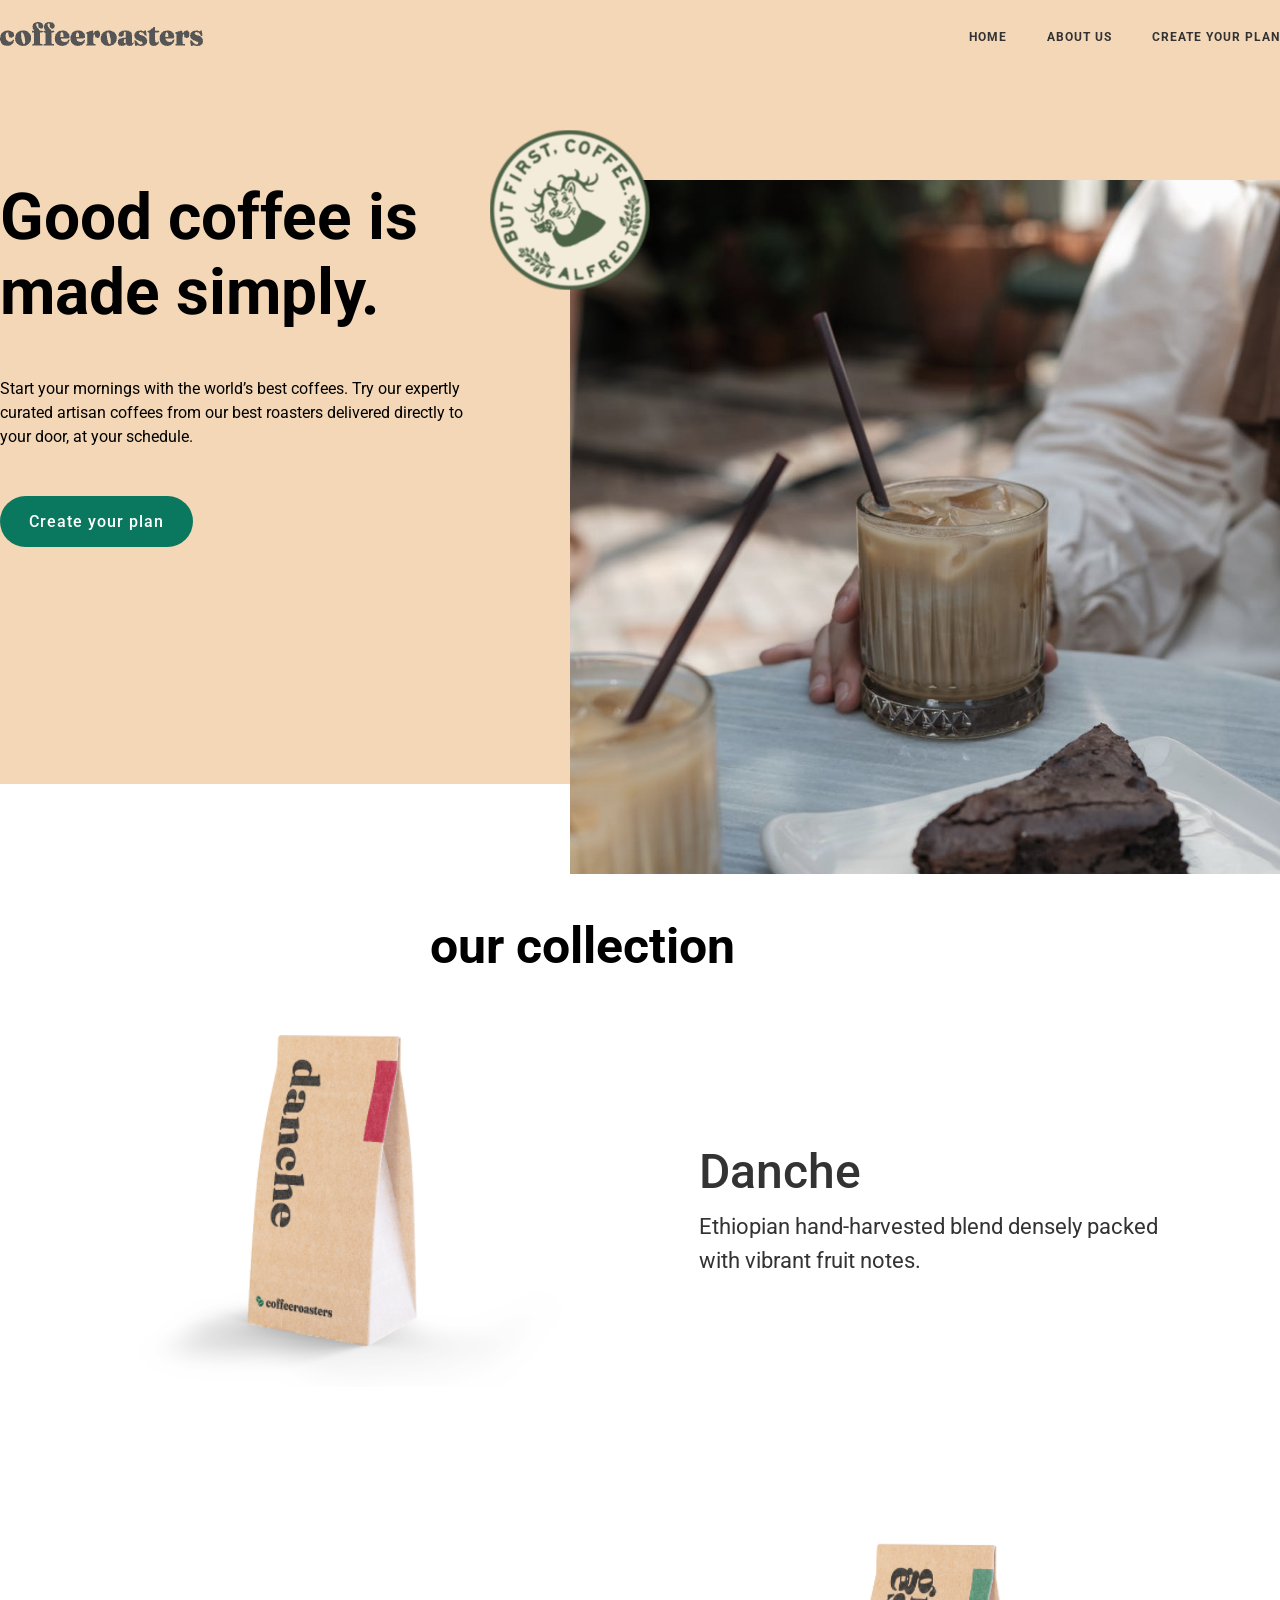
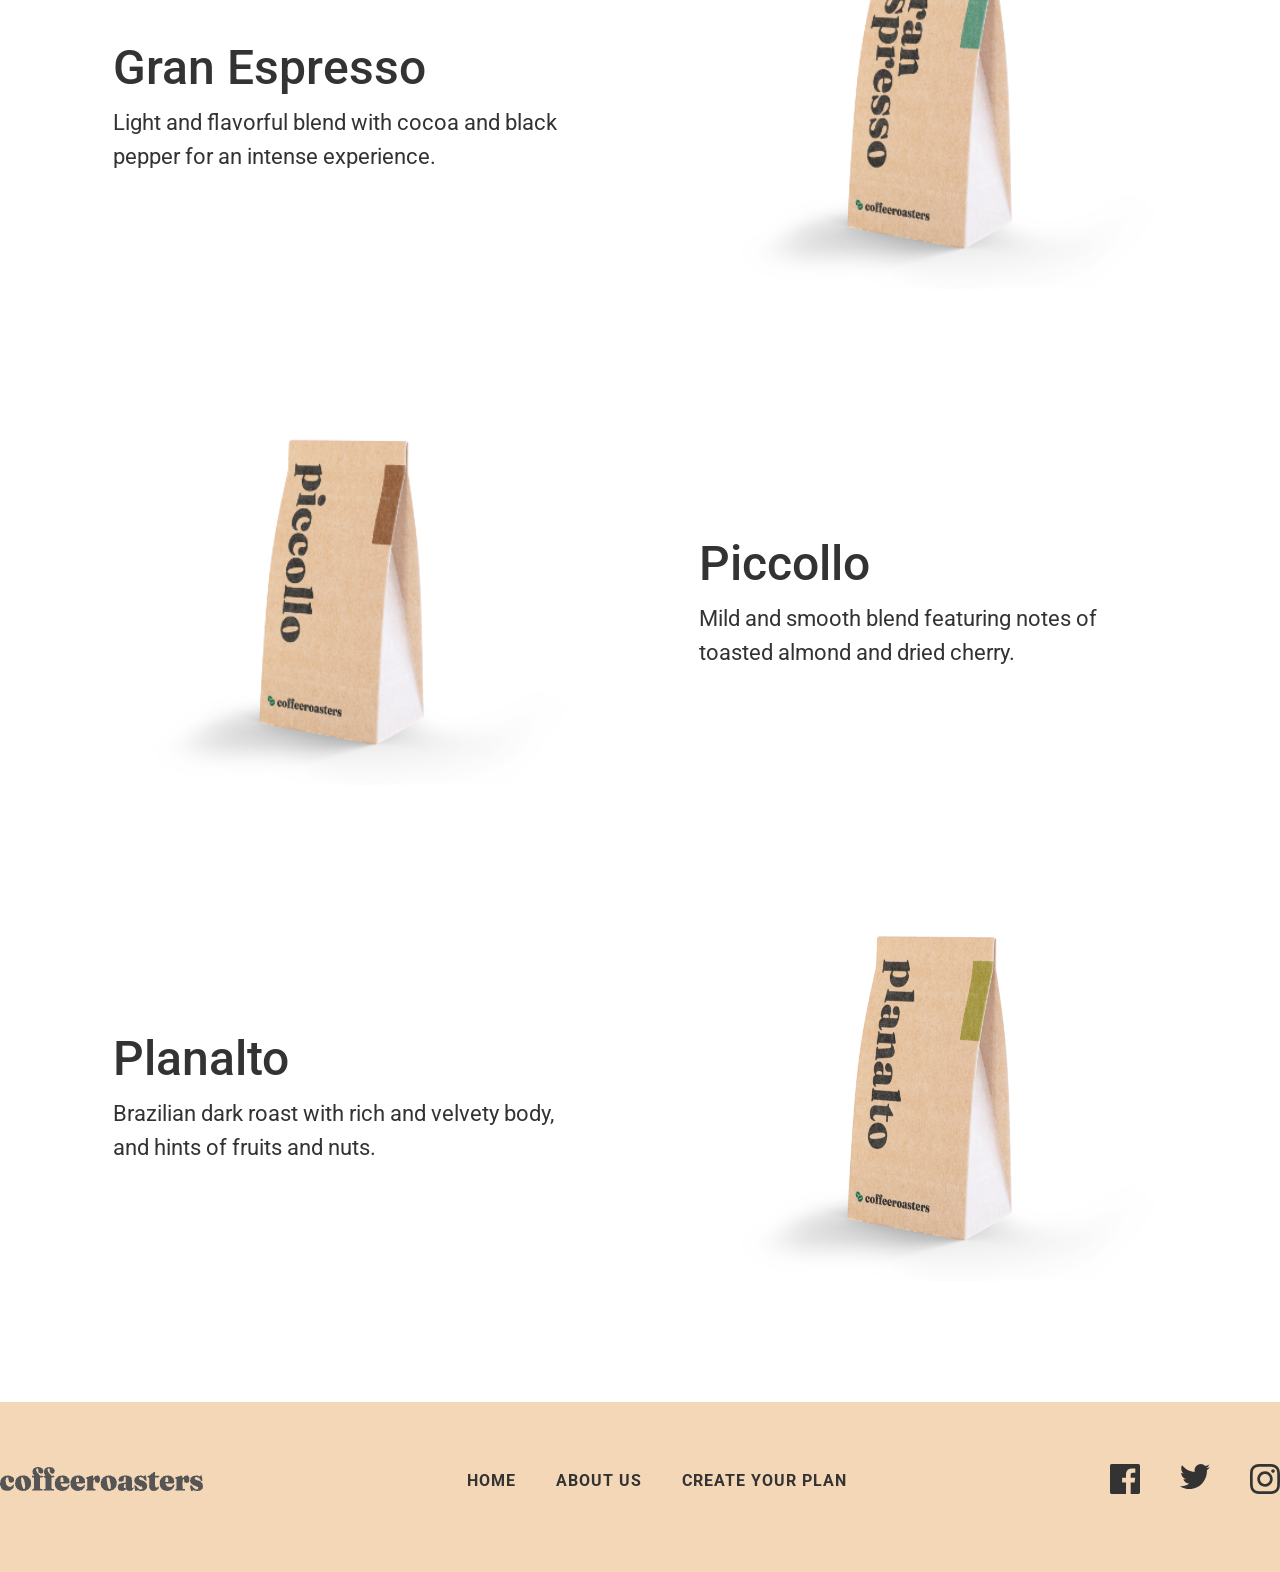
<file: index.html>
<!DOCTYPE html>
<html lang="en">
<head>
    <meta charset="UTF-8">
    <meta name="viewport" content="width=device-width, initial-scale=1.0">
    <title>Document</title>
    <link rel="stylesheet" href="./main.css">
    <link rel="preconnect" href="https://fonts.googleapis.com">
<link rel="preconnect" href="https://fonts.gstatic.com" crossorigin>
<link href="https://fonts.googleapis.com/css2?family=Roboto:ital,wght@0,100..900;1,100..900&display=swap" rel="stylesheet">
</head>
<body>
    <header class="header">
        <div class="container">
            <nav class="header__nav">
                <a href="./index.html">
                    <img src="./images/coffeeroasters.png" alt="">
                </a>
                <ul class="header__list">
                    <li class="header__item">
                        <a href="./index.html" class="header__link">HOME</a>
                    </li>
                    <li class="header__item">
                        <a href="./about.html" class="header__link">ABOUT US</a>
                    </li>
                    <li class="header__item">
                        <a href="" class="header__link">CREATE YOUR PLAN</a>
                    </li>
                </ul>
            </nav>
        </div>
    </header>



    <main>
        <section class="hero">
            <div class="container">
                <div class="hero__wrapper">
                    <div class="hero__textbox">
                        <h1 class="hero__title">Good coffee 
                            is made simply.</h1>
                        <p class="hero__text">Start your mornings with the world’s best coffees. Try our expertly curated artisan coffees from our best roasters delivered directly to your door, at your schedule.</p>
                        <button class="hero__btn">Create your plan</button>
                    </div>
                    <div class="hero__img-warpper">
                        <img src="./images/Rectangle 679.png" alt="" class="hero__circle">
                       
                    </div>
                </div>
            </div>
        </section>
       <div class="container">
        <section class="hero__2">
            <span class="hero__span">our collection</span>
            <div class="wrapper__hero">
                <ul class="hero__list">
                    <li class="hero__item">
                        <img class="hero__img" src="./images/kopi4.png" alt="">
                      <div class="div">
                        <h2 class="hero__head">Danche</h2>
                        <p class="hero__tutle">Ethiopian hand-harvested blend densely packed with vibrant fruit notes.</p>
                      </div>
                    </li>
                    <li class="hero__item">
                       
                      <div class="div">
                        <h2 class="hero__head">Gran Espresso</h2>
                        <p class="hero__tutle">Light and flavorful blend with cocoa and black pepper for an intense experience.</p>
                      </div>
                      <img class="hero__img" src="./images/kopi1 copy.png" alt="">
                    </li>
                    <li class="hero__item">
                        <img class="hero__img" src="./images/kopi3.png" alt="">
                      <div class="div">
                        <h2 class="hero__head">Piccollo</h2>
                        <p class="hero__tutle">Mild and smooth blend featuring notes of toasted almond and dried cherry.</p>
                      </div>
                    </li>
                    <li class="hero__item">
                      
                      <div class="div">
                        <h2 class="hero__head">Planalto</h2>
                        <p class="hero__tutle">Brazilian dark roast with rich and velvety body, and hints of fruits and nuts.</p>

                      </div>
                      <img class="hero__img g" src="./images/kopi2.png" alt="">
                    </li>
                </ul>
            </div>
        </section>
       </div>
    </main>
    <footer>
      <div class="container">
        <div class="footer__wrapper">
            <a href="./index.html">
                <img src="./images/coffeeroasters.png" alt="">

            </a>
            <ul class="footer__list">
                <li class="footer__item">
                    <a href="" class="footer__link">HOME</a>
                </li>
                <li class="footer__item">
                    <a href="" class="footer__link">ABOUT US</a>
                </li>
                <li class="footer__item">
                    <a href="" class="footer__link">CREATE YOUR PLAN</a>
                </li>

            </ul>
            <ul class="footer__list">
                <li class="footer__item">
                    <img src="./images/Path.svg" alt="">
                </li>
                <li class="footer__item">
                   <img src="./images/Path (1).svg" alt="">
                </li>
                <li class="footer__item">
                   <img src="/images/Shape.svg" alt=""> 
                </li>

            </ul>
        </div>
      </div>
    </footer>
</body>
</html>
</file>
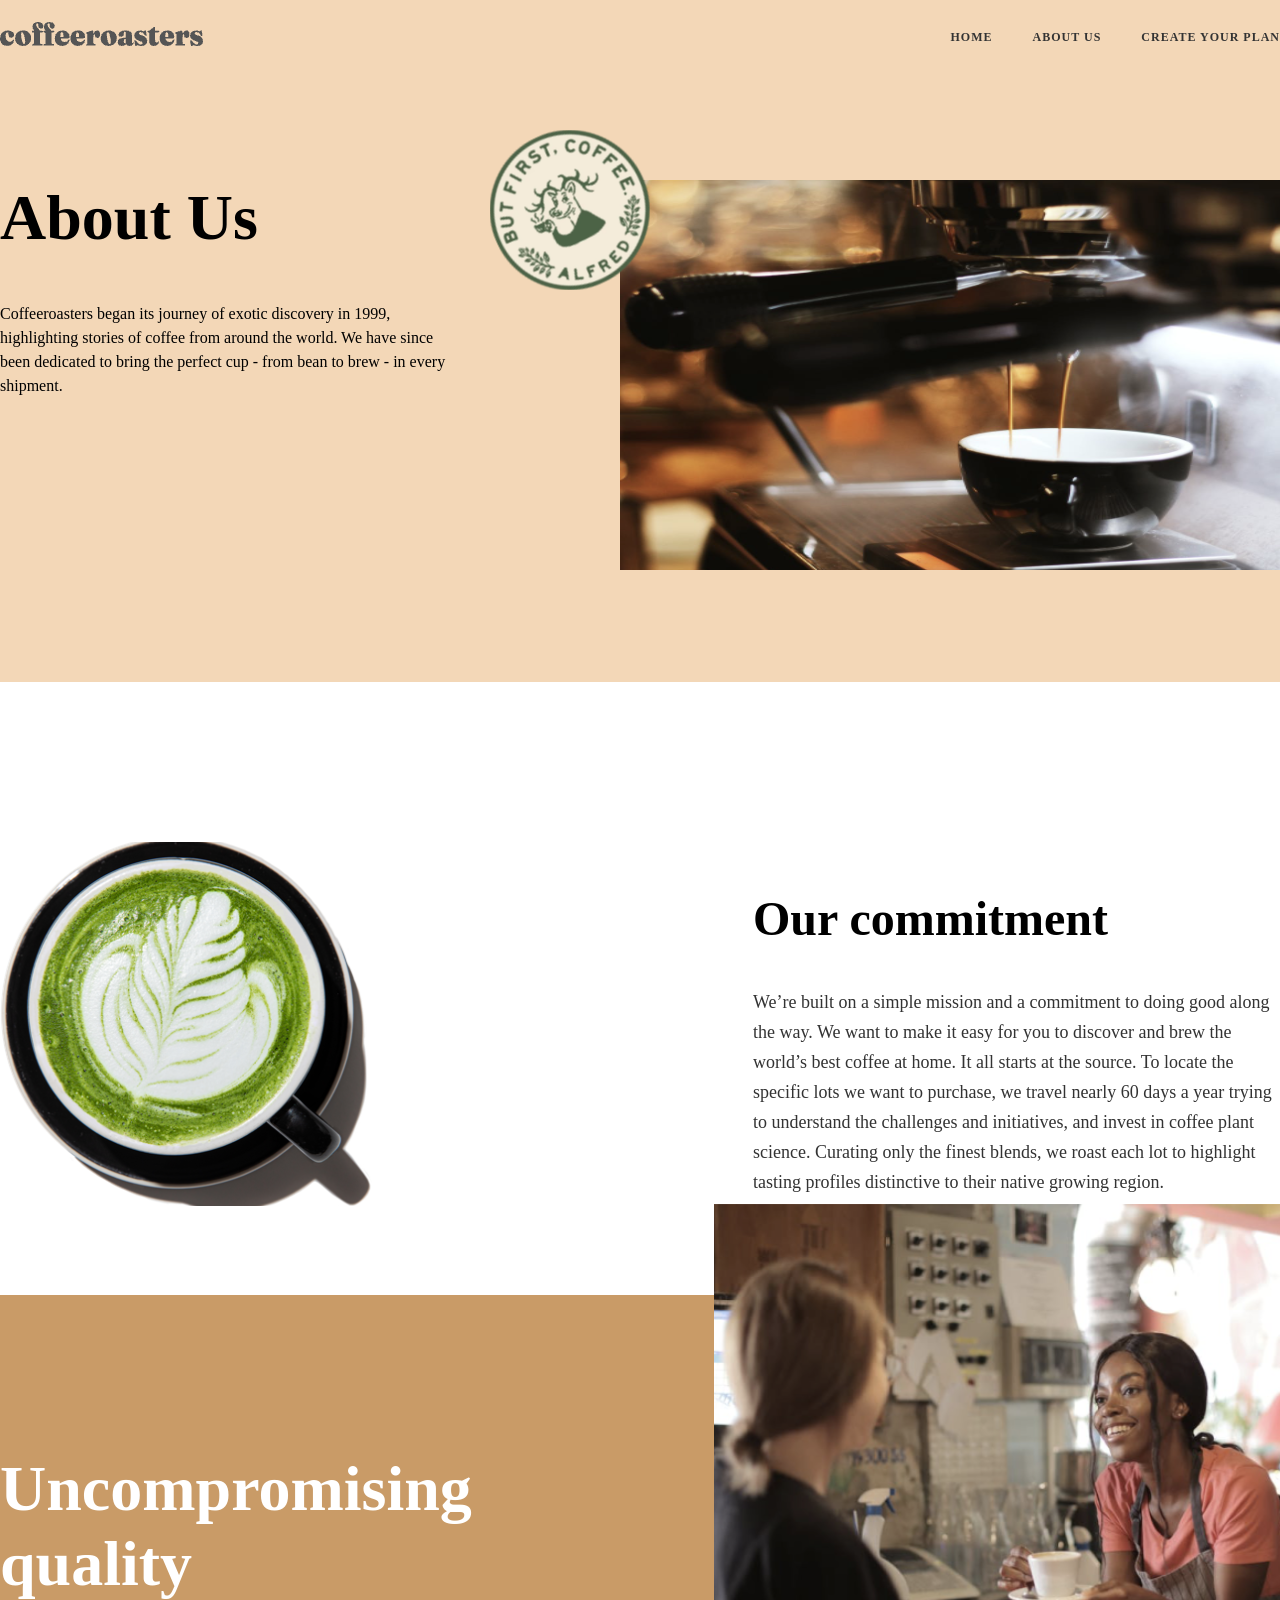
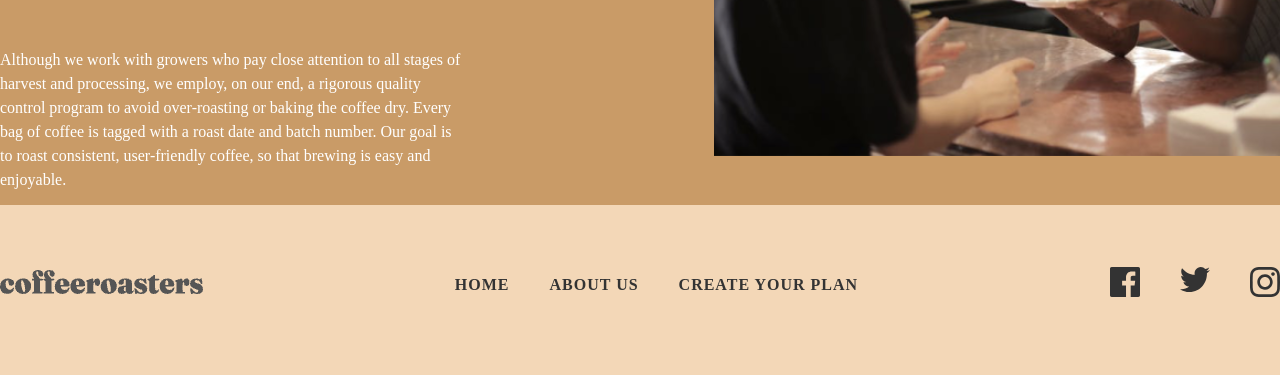
<file: about.html>
<!DOCTYPE html>
<html lang="en">
<head>
    <meta charset="UTF-8">
    <meta name="viewport" content="width=device-width, initial-scale=1.0">
    <title>Document</title>
    <link rel="stylesheet" href="./main.css">
</head>
<body>
    <header class="header">
        <div class="container">
            <nav class="header__nav">
                <a href="./index.html">
                    <img src="./images/coffeeroasters.png" alt="">
                </a>
                <ul class="header__list">
                    <li class="header__item">
                        <a href="" class="header__link">HOME</a>
                    </li>
                    <li class="header__item">
                        <a href="" class="header__link">ABOUT US</a>
                    </li>
                    <li class="header__item">
                        <a href="" class="header__link">CREATE YOUR PLAN</a>
                    </li>
                </ul>
            </nav>
        </div>
    </header>
    <main>
        <section class="hero">
            <div class="container">
                <div class="hero__wrapper">
                    <div class="hero__textbox">
                        <h1 class="hero__title">About Us</h1>
                        <p class="hero__text ">Coffeeroasters began its journey of exotic discovery in 1999, highlighting stories of coffee from around the world. We have since been dedicated to bring the perfect cup - from bean to brew - in every shipment.</p>
                       
                    </div>
                    <div class="hero__img-warpper hero__img-wrap">
                        <img src="./images/about1chi.png" alt="" class="hero__circle">
                       
                    </div>
                </div>
            </div>
        </section>
        <section class="about__hero"> 
           <div class="container">
            <div class="about__wrapper">
                <img src="./images/cup-6 1.png" alt="">
                <div class="about__textbox">
                    <h2 class="about__title">Our commitment</h2>
                    <span class="about__span">
                        We’re built on a simple mission and a commitment to doing good along the way. We want to make it easy for you to discover and brew the world’s best coffee at home. It all starts at the source. To locate the specific lots we want to purchase, we travel nearly 60 days a year trying to understand the challenges and  initiatives, and invest in coffee plant science. Curating only the finest blends, we roast each lot to highlight tasting profiles distinctive to their native growing region.
                    </span>
                </div>
            </div>
           </div>
        </section>
        <section class="about__sect">
            <div class="container">
                <div class="warpper__about">
                    <div class="about__boxtext">
                        <h2 class="about_head">Uncompromising quality</h2>
                        <span class="about__text">Although we work with growers who pay close attention to all stages of harvest and processing, we employ, on our end, a rigorous quality control program to avoid over-roasting or baking the coffee dry. Every bag of coffee is tagged with a roast date and batch number. Our goal is to roast consistent, user-friendly coffee, so that brewing is easy and enjoyable.</span>
                    </div>
                    <img class="about__img" src="./images/Rectangle 681.png" alt="">
                </div>
            </div>
        </section>

    </main>
    <footer>
        <div class="container">
          <div class="footer__wrapper">
              <a href="./index.html">
                  <img src="./images/coffeeroasters.png" alt="">
  
              </a>
              <ul class="footer__list">
                  <li class="footer__item">
                      <a href="" class="footer__link">HOME</a>
                  </li>
                  <li class="footer__item">
                      <a href="" class="footer__link">ABOUT US</a>
                  </li>
                  <li class="footer__item">
                      <a href="" class="footer__link">CREATE YOUR PLAN</a>
                  </li>
  
              </ul>
              <ul class="footer__list">
                  <li class="footer__item">
                      <img src="./images/Path.svg" alt="">
                  </li>
                  <li class="footer__item">
                     <img src="./images/Path (1).svg" alt="">
                  </li>
                  <li class="footer__item">
                     <img src="/images/Shape.svg" alt=""> 
                  </li>
  
              </ul>
          </div>
        </div>
      </footer>
</body>
</html>
</file>
<file: main.css>
*{
    margin: 0;
    padding: 0;
    box-sizing: border-box;
}
.header{
    padding-top: 22px;
    background: #f3d7b7;
}
.container{
    max-width: 1340px;
    width: 100%;
    margin: 0 auto;
}
.header__nav{
    display: flex;
    align-items: center;
    justify-content: space-between;
}
.header__list{
    display: flex;
    align-items: center;
    list-style: none;
    gap: 40px;
}
.header__link{
    color: rgb(51, 51, 51);
font-family: "Roboto";
font-size: 12px;
font-weight: 700;
line-height: 14px;
letter-spacing: 1px;
text-decoration: none;
transition: 0.5s ease-in-out;
}
.header__link:hover{
    color: red;
    font-size: 16px;
}
.hero{
    background-color:  #f3d7b7;
    padding-top: 130px;
    padding-bottom: 237px;
}
.hero__textbox{
    width: 464px;

}
.hero__title{
    color: rgb(0, 0, 0);
font-family: Roboto;
font-size: 64px;
font-weight: 700;
line-height: 75px;

}
.hero__text{
    color: rgb(0, 0, 0);
font-family: Roboto;
font-size: 16px;
font-weight: 400;
line-height: 24px;
margin: 47px 0;
}
.hero__btn{
    color: rgb(255, 255, 255);
font-family: Roboto;
font-size: 16px;
font-weight: 500;
line-height: 19px;
letter-spacing: 1px;
text-align: center;
width: 193px;
border-radius: 100px;
padding: 16px 0;
border: none;
background: rgb(10, 119, 95);
transition: 0.5s ease-in-out;
}
.hero__btn:hover{
    background-color: black;
}
.hero__wrapper{
    position: relative;
    display: flex;
    align-items: center;
    justify-content: space-between;
}
.hero__circle{
    position: absolute;
    top: 0px;
    right: 0;
}
.hero__img-warpper::before{
    background-image: url("./images/image\ 40.png");
    position: absolute;
    z-index: 2;
    top: -50px;
    right: 630px;
    width: 160px;
    height: 160px;
    background-position: center;
    display: block;
    content: "";
    transform: rotate(0deg);
    animation-name: spin;
    animation-duration: 5s;
    animation-iteration-count: infinite;
    animation-fill-mode: both;
    animation-timing-function: linear;

}
.hero__list{
    display: flex;

  justify-content: space-around;
  margin: 0 auto;
  flex-wrap: wrap;

}
@keyframes spin{
    0%{

        transform: rotate(0deg);
    }
    100%{
        transform: rotate(360deg);
    }
}
.hero__2{
    padding-top: 133px;
}
.hero__span{
    width: 386px;
    color: rgb(0, 0, 0);
    font-family: "Roboto";
    font-size: 50px;
    font-weight: 700;
    line-height: 59px;

 margin-left: 430px;
}
.wrapper__hero{
    padding-top: 42px;
}
.hero__item{
    display: flex;
    justify-content:center;
    gap: 120px;
    align-items: center;
    margin-bottom: 121px;
}
.hero__head{
    color: rgb(51, 51, 51);
font-family: Roboto;
font-size: 48px;
font-weight: 500;
line-height: 56px;
margin: 10px 0;
}
.hero__tutle{
    color: rgb(51, 51, 51);
font-family: Roboto;
font-size: 22px;
font-weight: 400;
line-height: 34px;
width: 468px;
}

@keyframes kotta {
    0% {
        transform: scale(1);
    }
    100% {
        transform: scale(1.3);
    }
}

.hero__img {
    transition: transform 0.5s ;
}

.hero__img:hover {
    animation: kotta 0.5s forwards;
}
.g{
    width: 465.31px;
}
footer{
    padding-top: 62px;
    padding-bottom: 74px;
    background-color: #f3d7b7;
}
.footer__wrapper{
    display: flex;
    align-items: center;
justify-content: space-between;
}
.footer__list{
    display: flex;
    gap: 40px;
    list-style: none;
}
.footer__link{
    text-decoration: none;
    color: rgb(51, 51, 51);
font-family: Roboto;
font-size: 16px;
font-weight: 700;
line-height: 19px;
letter-spacing: 1px;
transition: 0.5s ease-in-out;
}
.footer__link:hover{
    color: red;
    font-size: 20px;
}
.about__hero{
    padding-top: 160px;
    padding-bottom: 89px;
}
.about__wrapper{
    display: flex;
    align-items: center;
    justify-content: space-between;
    gap: 381px;
}
.about__title{
    color: rgb(0, 0, 0);
font-family: Roboto;
font-size: 48px;
font-weight: 700;
line-height: 56px;
padding: 40px 0;
text-align: left;
}
.about__span{
    color: rgb(51, 51, 51);
font-family: Roboto;
font-size: 18px;
font-weight: 400;
line-height: 30px;
text-align: left;
}
.about__sect{
    background-color:  
    #C99B67;
  height: 510px;
 padding-top: 109px;
 padding-bottom: 114px;
}
.warpper__about{
    display: flex;
    align-items: center;
    justify-content: space-between;
    position: relative;
}
.about__img{
    width: 566px;
    height: 552px;
    position: absolute;
    top: -200px;
  bottom: 0;
    right: 0;
}
.about_head{
    color: #fff;
    font-family: Roboto;
    font-size: 64px;
    font-weight: 700;
    line-height: 75px;
    width: 100px;
    margin: 47px 0;
}
.about__text{
    color: #fff;
    font-family: Roboto;
    font-size: 16px;
    font-weight: 400;
    line-height: 24px;
    
}
.about__boxtext{
    width: 464px;
  
}
</file>
